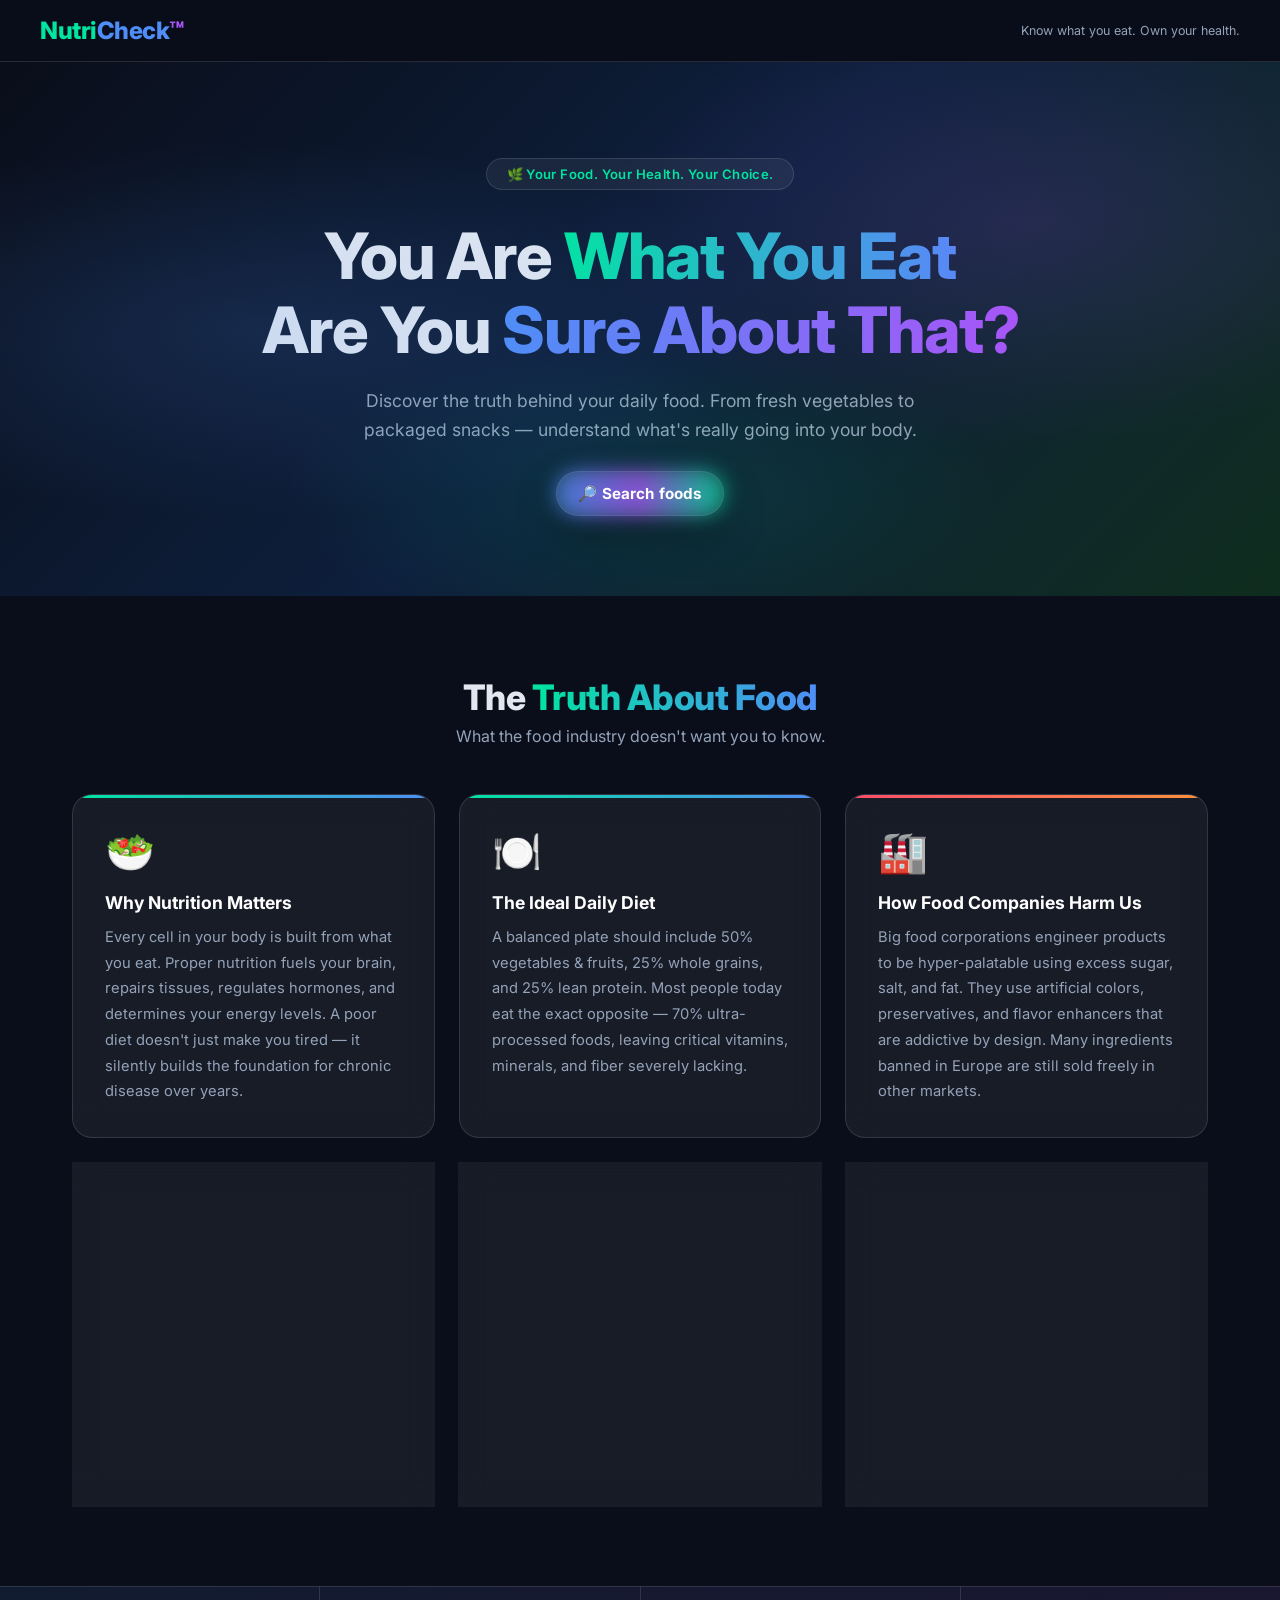
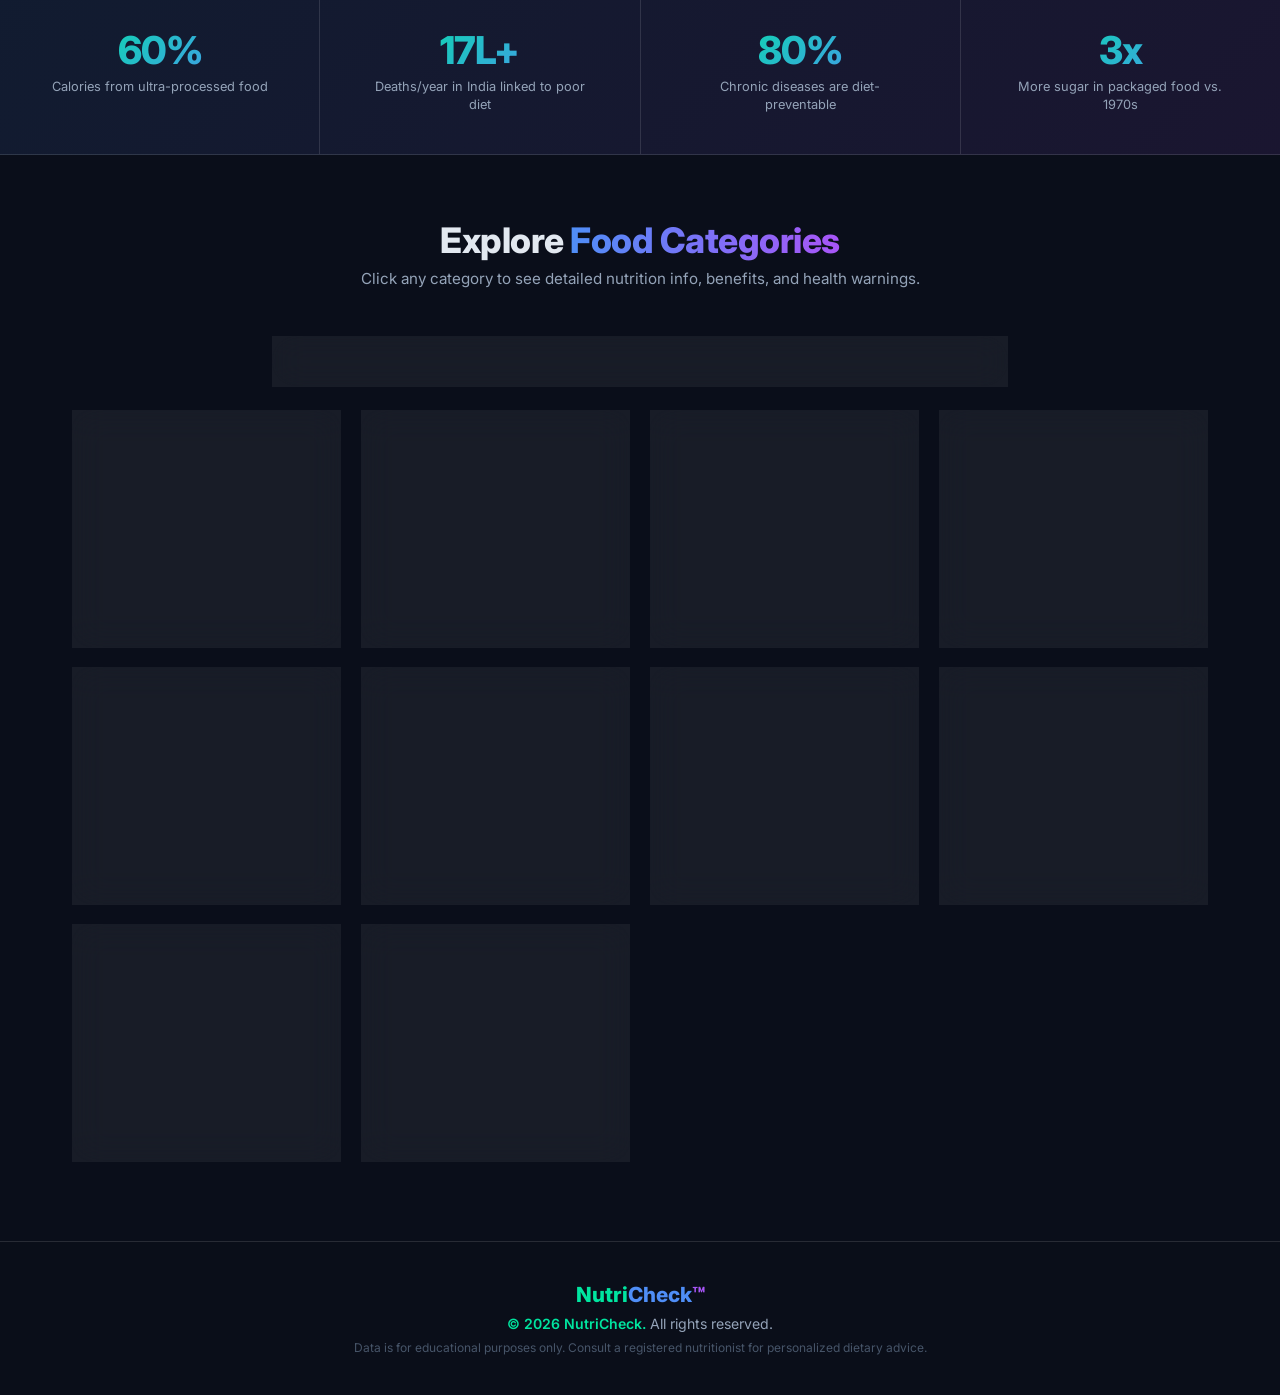
<file: index.html>
<!DOCTYPE html>
<html lang="en">
<head>
  <meta charset="UTF-8" />
  <meta name="viewport" content="width=device-width, initial-scale=1.0" />
  <title>NutriCheck — Know What You Eat</title>
  <link rel="stylesheet" href="styles.css" />
</head>
<body>

<nav>
  <a href="index.html" class="logo">
    <span class="l1">Nutri</span><span class="l2">Check</span><span class="l3">™</span>
  </a>
  <span class="nav-tagline">Know what you eat. Own your health.</span>
</nav>

<!-- HERO -->
<section class="hero">
  <div class="hero-badge">🌿 Your Food. Your Health. Your Choice.</div>
  <h1>You Are <span class="g">What You Eat</span><br/>Are You <span class="p">Sure About That?</span></h1>
  <p>Discover the truth behind your daily food. From fresh vegetables to packaged snacks — understand what's really going into your body.</p>
  <a class="hero-cta" href="#explore-categories">🔎 Search foods</a>
</section>

<!-- INTRO -->
<section class="intro-section">
  <div class="intro-section-title">
    <h2>The <span>Truth About Food</span></h2>
    <p>What the food industry doesn't want you to know.</p>
  </div>
  <div class="intro-grid">
    <div class="intro-card">
      <div class="icon">🥗</div>
      <h3>Why Nutrition Matters</h3>
      <p>Every cell in your body is built from what you eat. Proper nutrition fuels your brain, repairs tissues, regulates hormones, and determines your energy levels. A poor diet doesn't just make you tired — it silently builds the foundation for chronic disease over years.</p>
    </div>
    <div class="intro-card">
      <div class="icon">🍽️</div>
      <h3>The Ideal Daily Diet</h3>
      <p>A balanced plate should include 50% vegetables & fruits, 25% whole grains, and 25% lean protein. Most people today eat the exact opposite — 70% ultra-processed foods, leaving critical vitamins, minerals, and fiber severely lacking.</p>
    </div>
    <div class="intro-card danger">
      <div class="icon">🏭</div>
      <h3>How Food Companies Harm Us</h3>
      <p>Big food corporations engineer products to be hyper-palatable using excess sugar, salt, and fat. They use artificial colors, preservatives, and flavor enhancers that are addictive by design. Many ingredients banned in Europe are still sold freely in other markets.</p>
    </div>
    <div class="intro-card warning">
      <div class="icon">⚠️</div>
      <h3>The Ultra-Processed Epidemic</h3>
      <p>Over 60% of calories consumed in developed nations come from ultra-processed foods. These are linked to obesity, type 2 diabetes, heart disease, depression, and even certain cancers. The food industry spends billions marketing these products to children.</p>
    </div>
    <div class="intro-card danger">
      <div class="icon">🧪</div>
      <h3>Hidden Ingredients to Watch</h3>
      <p>High-fructose corn syrup, trans fats, MSG, artificial sweeteners, carrageenan, BHA/BHT, and caramel coloring (4-MEI) are common in packaged foods. Many have been linked to inflammation, gut damage, hormonal disruption, and cancer in studies.</p>
    </div>
    <div class="intro-card">
      <div class="icon">💪</div>
      <h3>Take Back Your Health</h3>
      <p>The good news: switching to whole, minimally processed foods can reverse many diet-related conditions within weeks. Understanding nutrition labels and knowing what's in your food is the first and most powerful step toward lasting health.</p>
    </div>
  </div>
</section>

<!-- STATS -->
<div class="stats-bar">
  <div class="stat"><div class="num">60%</div><div class="label">Calories from ultra-processed food</div></div>
  <div class="stat"><div class="num">17L+</div><div class="label">Deaths/year in India linked to poor diet</div></div>
  <div class="stat"><div class="num">80%</div><div class="label">Chronic diseases are diet-preventable</div></div>
  <div class="stat"><div class="num">3x</div><div class="label">More sugar in packaged food vs. 1970s</div></div>
</div>

<!-- CATEGORIES -->
<div class="section-title" id="explore-categories">
  <h2>Explore <span>Food Categories</span></h2>
  <p>Click any category to see detailed nutrition info, benefits, and health warnings.</p>
</div>

<!-- GLOBAL SEARCH -->
<div class="global-search-wrap">
  <div class="global-search-box">
    <span class="gs-icon">🔍</span>
    <input type="text" id="globalSearch" placeholder="Search any food item across all categories..." oninput="handleGlobalSearch()" autocomplete="off" />
    <button class="gs-clear" id="gsClear" onclick="clearGlobalSearch()" style="display:none">✕</button>
  </div>
  <div id="globalResults" class="global-results" style="display:none"></div>
</div>

<div class="category-grid" id="categoryGrid"></div>

<!-- ITEM MODAL -->
<div id="itemModal" class="modal-overlay" onclick="closeModalOutside(event)">
  <div class="modal-box" id="modalBox"></div>
</div>

<footer>
  <div class="footer-logo">
    <span class="l1">Nutri</span><span class="l2">Check</span><span class="l3">™</span>
  </div>
  <p><span class="copy">© 2026 NutriCheck.</span> All rights reserved.</p>
  <p class="disclaimer">Data is for educational purposes only. Consult a registered nutritionist for personalized dietary advice.</p>
</footer>

<script src="data.js"></script>
<script>
  // ── Category cards ──────────────────────────────────────────────
  const grid = document.getElementById('categoryGrid');
  categories.forEach(cat => {
    grid.innerHTML += `
      <a href="category.html?cat=${cat.id}" class="cat-card">
        <span class="cat-icon">${cat.icon}</span>
        <h3>${cat.name}</h3>
        <p>${cat.description}</p>
        <span class="btn">Check Nutrition →</span>
      </a>`;
  });

  // ── Shared card renderer (mirrors category.html logic) ──────────
  let ddCounter = 0;

  function dropdown(icon, label, content) {
    const id = `mdd_${ddCounter++}`;
    return `
      <div class="dropdown" id="${id}">
        <button class="dropdown-toggle" onclick="toggleDD('${id}')">
          <span class="dtitle"><span class="dicon">${icon}</span><span class="dlabel">${label}</span></span>
          <span class="dropdown-arrow">▼</span>
        </button>
        <div class="dropdown-content">${content}</div>
      </div>`;
  }

  function nutritionTable(nutrition) {
    return `<table class="nutrition-table">
      <tr><th>Nutrient</th><th>Amount</th></tr>
      ${Object.entries(nutrition).map(([k,v]) => `<tr><td>${k}</td><td>${v}</td></tr>`).join('')}
    </table>`;
  }

  function tags(arr, type) {
    if (!arr || !arr.length) return '<span style="color:var(--muted);font-size:0.8rem">None listed</span>';
    return `<div class="tags">${arr.map(t => `<span class="tag ${type}">${t}</span>`).join('')}</div>`;
  }

  function harmPanel(item) {
    if (!item.substanceHarms || !item.substanceHarms.length) return '';
    return `
      <div class="harm-alert">
        <div class="harm-alert-title">☣️ What's Actually Harming You</div>
        <div class="substance-list">
          ${item.substanceHarms.map(s => `
            <div class="substance-item">
              <div class="substance-name">
                ⚗️ ${s.name}
                ${s.banned ? '<span class="banned-tag">🚫 BANNED in some countries</span>' : ''}
              </div>
              <div class="substance-harm">${s.harm}</div>
            </div>`).join('')}
        </div>
      </div>`;
  }

  function renderModalCard(item, cat) {
    const isHarmful = item.harmful === true;
    const hasWarnings = item.warnings && item.warnings.length;
    const hasBenefits = item.benefits && item.benefits.length;
    const hasDeficiencies = item.deficiencies && item.deficiencies.length;
    ddCounter = 0;

    let bodyContent = '';
    if (isHarmful) {
      bodyContent = [
        dropdown('📊', 'Nutrition Facts', nutritionTable(item.nutrition)),
        hasBenefits ? dropdown('✅', 'Benefits', tags(item.benefits, 'benefit')) : '',
        hasWarnings ? dropdown('⚠️', 'Health Warnings', tags(item.warnings, 'warning')) : '',
        hasDeficiencies ? dropdown('💊', 'Deficiencies It Helps Cure', tags(item.deficiencies, 'deficiency')) : '',
      ].join('');
    } else {
      bodyContent = `
        ${hasBenefits ? `<div class="inline-section"><div class="inline-label">✅ Benefits</div>${tags(item.benefits, 'benefit')}</div>` : ''}
        ${hasDeficiencies ? `<div class="inline-section"><div class="inline-label">💊 Deficiencies It Helps Cure</div>${tags(item.deficiencies, 'deficiency')}</div>` : ''}
        ${hasWarnings ? `<div class="inline-section"><div class="inline-label">⚠️ Notes</div>${tags(item.warnings, 'warning')}</div>` : ''}
        ${dropdown('📊', 'Nutrition Facts', nutritionTable(item.nutrition))}`;
    }

    const imgHtml = item.image && item.image.startsWith('http')
      ? `<img src="${item.image}" alt="${item.name}" onerror="this.parentElement.innerHTML='🥦'" />`
      : item.image;

    return `
      <div class="modal-header">
        <div class="modal-title-row">
          <div class="item-emoji">${imgHtml}</div>
          <div class="item-meta">
            <h3>${item.name}</h3>
            ${item.brand ? `<div class="brand">🏷️ ${item.brand}</div>` : ''}
            <div class="calories">🔥 ${item.calories}</div>
            <span class="badge ${isHarmful ? 'harmful' : 'healthy'}">${isHarmful ? '⚠️ Harmful' : '✅ Healthy'}</span>
          </div>
        </div>
        <div class="modal-meta-row">
          <span class="modal-cat-tag">${cat.icon} ${cat.name}</span>
          <a href="category.html?cat=${cat.id}" class="modal-view-all">View all ${cat.name} →</a>
        </div>
        <button class="modal-close" onclick="closeModal()">✕</button>
      </div>
      ${isHarmful ? harmPanel(item) : ''}
      <div class="item-body">${bodyContent}</div>`;
  }

  // ── Modal open/close ────────────────────────────────────────────
  function openModal(itemName, catId) {
    const cat = categories.find(c => c.id === catId);
    const item = (items[catId] || []).find(i => i.name === itemName);
    if (!item || !cat) { console.warn('Modal: item not found', itemName, catId); return; }

    const box = document.getElementById('modalBox');
    box.innerHTML = renderModalCard(item, cat);
    document.getElementById('itemModal').classList.add('open');
    document.body.style.overflow = 'hidden';
  }

  window.closeModal = function() {
    document.getElementById('itemModal').classList.remove('open');
    document.body.style.overflow = '';
  };

  window.closeModalOutside = function(e) {
    if (e.target === document.getElementById('itemModal')) closeModal();
  };

  window.toggleDD = function(id) {
    document.getElementById(id).classList.toggle('open');
  };

  // close on Escape
  document.addEventListener('keydown', e => { if (e.key === 'Escape') closeModal(); });

  // ── Global search ───────────────────────────────────────────────
  function handleGlobalSearch() {
    const q = document.getElementById('globalSearch').value.trim().toLowerCase();
    const resultsBox = document.getElementById('globalResults');
    const clearBtn = document.getElementById('gsClear');
    const catGrid = document.getElementById('categoryGrid');

    clearBtn.style.display = q ? 'flex' : 'none';

    if (!q) {
      resultsBox.style.display = 'none';
      catGrid.style.display = 'grid';
      return;
    }

    catGrid.style.display = 'none';
    const matches = [];
    categories.forEach(cat => {
      (items[cat.id] || []).forEach(item => {
        if (item.name.toLowerCase().includes(q) || (item.brand && item.brand.toLowerCase().includes(q))) {
          matches.push({ item, cat });
        }
      });
    });

    if (matches.length === 0) {
      resultsBox.style.display = 'block';
      resultsBox.innerHTML = `
        <div class="gs-empty">
          <div style="font-size:2.5rem;margin-bottom:0.75rem">🔍</div>
          <p>No results for "<strong>${q}</strong>"</p>
          <p style="font-size:0.82rem;margin-top:0.4rem;color:var(--muted)">Try a different name or brand</p>
        </div>`;
      return;
    }

    resultsBox.style.display = 'block';
    resultsBox.innerHTML = `
      <div class="gs-count">${matches.length} result${matches.length !== 1 ? 's' : ''} found</div>
      <div class="gs-grid" id="gsGrid"></div>`;

    // Build cards via DOM to avoid quote-escaping issues in onclick
    const gsGrid = document.getElementById('gsGrid');
    matches.forEach(({ item, cat }, idx) => {
      const card = document.createElement('div');
      card.className = `gs-card ${item.harmful ? 'harmful' : 'healthy'}`;
      card.style.cursor = 'pointer';
      card.innerHTML = `
        <div class="gs-card-top">
          <span class="gs-emoji">${item.image && item.image.startsWith('http')
            ? `<img src="${item.image}" style="width:36px;height:36px;object-fit:cover;border-radius:8px" onerror="this.outerHTML='🥦'"/>`
            : item.image}</span>
          <div class="gs-info">
            <div class="gs-name">${item.name}</div>
            ${item.brand ? `<div class="gs-brand">🏷️ ${item.brand}</div>` : ''}
            <div class="gs-cal">🔥 ${item.calories}</div>
          </div>
          <span class="gs-badge">${item.harmful ? '⚠️' : '✅'}</span>
        </div>
        <div class="gs-cat-tag">${cat.icon} ${cat.name}</div>`;
      card.addEventListener('click', () => openModal(item.name, cat.id));
      gsGrid.appendChild(card);
    });
  }

  function clearGlobalSearch() {
    document.getElementById('globalSearch').value = '';
    document.getElementById('globalResults').style.display = 'none';
    document.getElementById('gsClear').style.display = 'none';
    document.getElementById('categoryGrid').style.display = 'grid';
  }
</script>
</body>
</html>
</file>
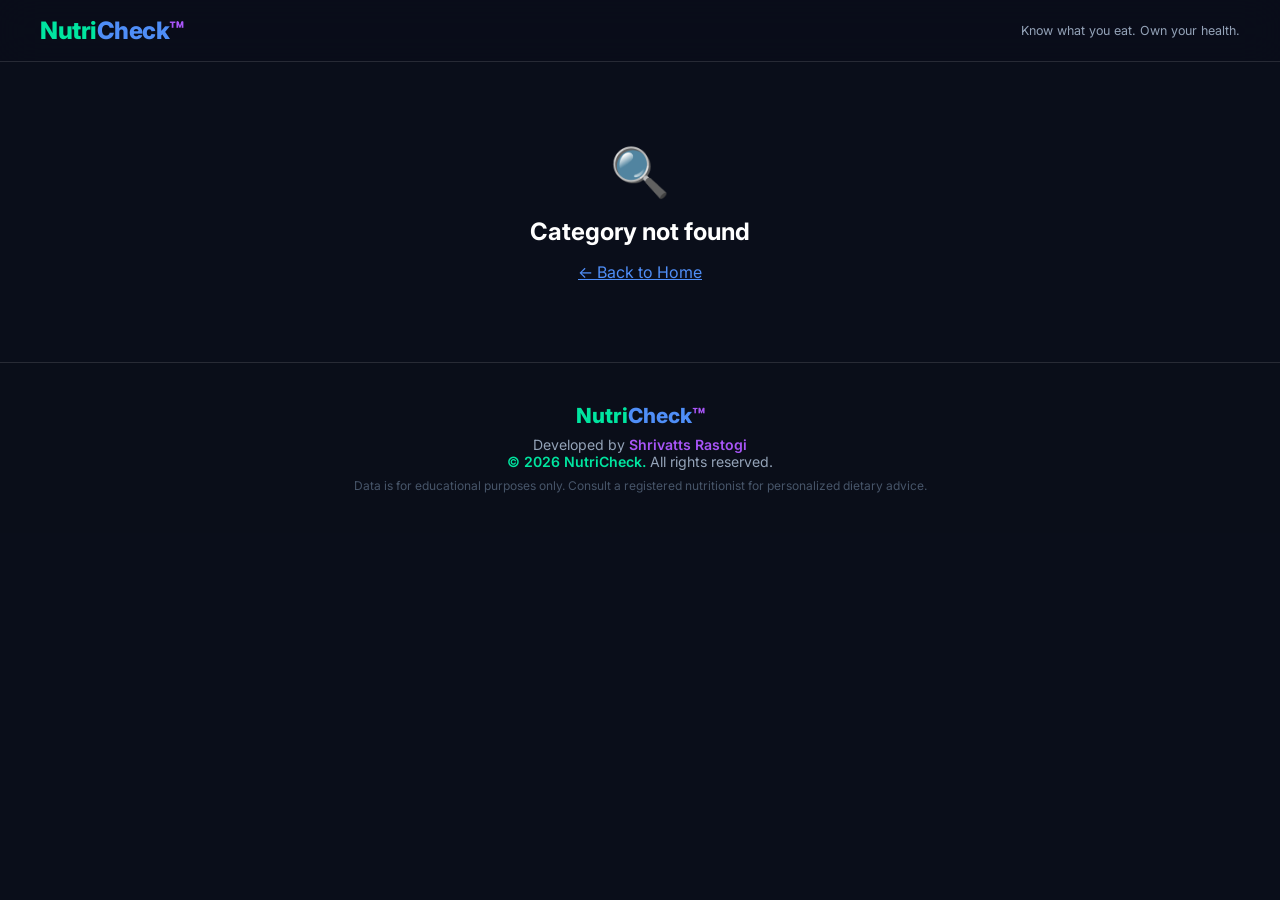
<file: category.html>
<!DOCTYPE html>
<html lang="en">
<head>
  <meta charset="UTF-8" />
  <meta name="viewport" content="width=device-width, initial-scale=1.0" />
  <title>NutriCheck — Category</title>
  <link rel="stylesheet" href="styles.css" />
</head>
<body>

<nav>
  <a href="index.html" class="logo">
    <span class="l1">Nutri</span><span class="l2">Check</span><span class="l3">™</span>
  </a>
  <span class="nav-tagline">Know what you eat. Own your health.</span>
</nav>

<div id="pageContent"></div>

<footer>
  <div class="footer-logo">
    <span class="l1">Nutri</span><span class="l2">Check</span><span class="l3">™</span>
  </div>
  <p>Developed by <span class="dev">Shrivatts Rastogi</span></p>
  <p><span class="copy">© 2026 NutriCheck.</span> All rights reserved.</p>
  <p class="disclaimer">Data is for educational purposes only. Consult a registered nutritionist for personalized dietary advice.</p>
</footer>

<script src="data.js"></script>
<script>
  const params = new URLSearchParams(window.location.search);
  const catId = params.get('cat');
  const cat = categories.find(c => c.id === catId);
  const catItems = items[catId] || [];

  if (!cat) {
    document.getElementById('pageContent').innerHTML = `
      <div style="text-align:center;padding:5rem;color:var(--muted)">
        <div style="font-size:3rem;margin-bottom:1rem">🔍</div>
        <h2 style="color:#fff;margin-bottom:1rem">Category not found</h2>
        <a href="index.html" style="color:var(--blue)">← Back to Home</a>
      </div>`;
  } else {
    document.title = `NutriCheck — ${cat.name}`;

    let ddCounter = 0;

    function dropdown(icon, label, content) {
      const id = `dd_${ddCounter++}`;
      return `
        <div class="dropdown" id="${id}">
          <button class="dropdown-toggle" onclick="toggleDD('${id}')">
            <span class="dtitle"><span class="dicon">${icon}</span><span class="dlabel">${label}</span></span>
            <span class="dropdown-arrow">▼</span>
          </button>
          <div class="dropdown-content">${content}</div>
        </div>`;
    }

    function nutritionTable(nutrition) {
      return `<table class="nutrition-table">
        <tr><th>Nutrient</th><th>Amount</th></tr>
        ${Object.entries(nutrition).map(([k,v]) => `<tr><td>${k}</td><td>${v}</td></tr>`).join('')}
      </table>`;
    }

    function tags(arr, type) {
      if (!arr || !arr.length) return '<span style="color:var(--muted);font-size:0.8rem">None listed</span>';
      return `<div class="tags">${arr.map(t => `<span class="tag ${type}">${t}</span>`).join('')}</div>`;
    }

    function harmPanel(item) {
      if (!item.substanceHarms || !item.substanceHarms.length) return '';
      return `
        <div class="harm-alert">
          <div class="harm-alert-title">☣️ What's Actually Harming You</div>
          <div class="substance-list">
            ${item.substanceHarms.map(s => `
              <div class="substance-item">
                <div class="substance-name">
                  ⚗️ ${s.name}
                  ${s.banned ? '<span class="banned-tag">🚫 BANNED in some countries</span>' : ''}
                </div>
                <div class="substance-harm">${s.harm}</div>
              </div>`).join('')}
          </div>
        </div>`;
    }

    function renderCard(item) {
      const isHarmful = item.harmful === true;
      const hasWarnings = item.warnings && item.warnings.length;
      const hasBenefits = item.benefits && item.benefits.length;
      const hasDeficiencies = item.deficiencies && item.deficiencies.length;

      let bodyContent = '';

      if (isHarmful) {
        // Harmful: everything in dropdowns
        bodyContent = [
          dropdown('📊', 'Nutrition Facts', nutritionTable(item.nutrition)),
          hasBenefits ? dropdown('✅', 'Benefits', tags(item.benefits, 'benefit')) : '',
          hasWarnings ? dropdown('⚠️', 'Health Warnings', tags(item.warnings, 'warning')) : '',
          hasDeficiencies ? dropdown('💊', 'Deficiencies It Helps Cure', tags(item.deficiencies, 'deficiency')) : '',
        ].join('');
      } else {
        // Healthy: benefits & deficiencies always visible, nutrition in dropdown
        bodyContent = `
          ${hasBenefits ? `
            <div class="inline-section">
              <div class="inline-label">✅ Benefits</div>
              ${tags(item.benefits, 'benefit')}
            </div>` : ''}
          ${hasDeficiencies ? `
            <div class="inline-section">
              <div class="inline-label">💊 Deficiencies It Helps Cure</div>
              ${tags(item.deficiencies, 'deficiency')}
            </div>` : ''}
          ${hasWarnings ? `
            <div class="inline-section">
              <div class="inline-label">⚠️ Notes</div>
              ${tags(item.warnings, 'warning')}
            </div>` : ''}
          ${dropdown('📊', 'Nutrition Facts', nutritionTable(item.nutrition))}
        `;
      }

      const dropdowns = bodyContent;

      return `
        <div class="item-card ${isHarmful ? 'harmful' : 'healthy'}">
          <div class="item-header">
            <div class="item-emoji">${item.image && item.image.startsWith('http') ? `<img src="${item.image}" alt="${item.name}" onerror="this.parentElement.innerHTML='🥦'" />` : item.image}</div>
            <div class="item-meta">
              <h3>${item.name}</h3>
              ${item.brand ? `<div class="brand">🏷️ ${item.brand}</div>` : ''}
              <div class="calories">🔥 ${item.calories}</div>
              <span class="badge ${isHarmful ? 'harmful' : 'healthy'}">
                ${isHarmful ? '⚠️ Harmful' : '✅ Healthy'}
              </span>
            </div>
          </div>
          ${isHarmful ? harmPanel(item) : ''}
          <div class="item-body">${dropdowns}</div>
        </div>`;
    }

    const searchId = `search_${catId}`;
    document.getElementById('pageContent').innerHTML = `
      <div class="cat-page-hero">
        <a href="index.html" class="back-btn">← Back to Categories</a>
        <h1>${cat.icon} ${cat.name}</h1>
        <p>${cat.description} &mdash; ${catItems.length} items</p>
      </div>
      <div class="controls-bar">
        <div class="search-bar">
          <input type="text" id="${searchId}" placeholder="Search ${cat.name.toLowerCase()}..." oninput="applyFilters()" />
        </div>
        <div class="filter-tabs">
          <button class="filter-btn active" data-filter="all" onclick="setFilter('all', this)">All <span class="filter-count" id="fc-all">${catItems.length}</span></button>
          <button class="filter-btn healthy" data-filter="healthy" onclick="setFilter('healthy', this)">✅ Healthy <span class="filter-count" id="fc-healthy">${catItems.filter(i => !i.harmful).length}</span></button>
          <button class="filter-btn harmful" data-filter="harmful" onclick="setFilter('harmful', this)">⚠️ Harmful <span class="filter-count" id="fc-harmful">${catItems.filter(i => i.harmful).length}</span></button>
        </div>
      </div>
      <div class="items-grid" id="itemsGrid">
        ${catItems.map(renderCard).join('')}
      </div>`;

    window.toggleDD = function(id) {
      const el = document.getElementById(id);
      el.classList.toggle('open');
    };

    let activeFilter = 'all';

    window.setFilter = function(filter, btn) {
      activeFilter = filter;
      document.querySelectorAll('.filter-btn').forEach(b => b.classList.remove('active'));
      btn.classList.add('active');
      applyFilters();
    };

    window.applyFilters = function() {
      const query = document.getElementById(searchId).value.toLowerCase();
      const grid = document.getElementById('itemsGrid');
      ddCounter = 0;

      let filtered = catItems.filter(item => {
        const matchesSearch = !query ||
          item.name.toLowerCase().includes(query) ||
          (item.brand && item.brand.toLowerCase().includes(query));
        const matchesFilter =
          activeFilter === 'all' ||
          (activeFilter === 'healthy' && !item.harmful) ||
          (activeFilter === 'harmful' && item.harmful);
        return matchesSearch && matchesFilter;
      });

      grid.innerHTML = filtered.length > 0
        ? filtered.map(renderCard).join('')
        : `<div style="grid-column:1/-1;text-align:center;padding:4rem;color:var(--muted)">
            <div style="font-size:2.5rem;margin-bottom:1rem">🔍</div>
            No results found
           </div>`;
    };

    // keep old name working too
    window.filterItems = window.applyFilters;
  }
</script>
</body>
</html>
</file>
<file: styles.css>
@import url('https://fonts.googleapis.com/css2?family=Inter:wght@400;500;600;700;800&display=swap');

* { margin: 0; padding: 0; box-sizing: border-box; }

:root {
  --g1: #0a0e1a;
  --g2: #0d1f3c;
  --g3: #0f2d1e;
  --green: #00e5a0;
  --green-dim: #00b37a;
  --blue: #4f8ef7;
  --blue-dim: #2563eb;
  --purple: #a855f7;
  --purple-dim: #7c3aed;
  --red: #ff4d6d;
  --orange: #fb923c;
  --glass: rgba(255,255,255,0.06);
  --glass-border: rgba(255,255,255,0.12);
  --glass-hover: rgba(255,255,255,0.1);
  --text: #e2e8f0;
  --muted: #94a3b8;
  --card-bg: rgba(15,25,50,0.7);
}

body {
  font-family: 'Inter', 'Segoe UI', system-ui, sans-serif;
  color: var(--text);
  background: var(--g1);
  min-height: 100vh;
}

/* SCROLLBAR */
::-webkit-scrollbar { width: 6px; }
::-webkit-scrollbar-track { background: var(--g1); }
::-webkit-scrollbar-thumb { background: var(--purple-dim); border-radius: 3px; }

/* NAV */
nav {
  position: sticky; top: 0; z-index: 200;
  background: rgba(10,14,26,0.85);
  backdrop-filter: blur(20px);
  -webkit-backdrop-filter: blur(20px);
  border-bottom: 1px solid var(--glass-border);
  padding: 1rem 2.5rem;
  display: flex; align-items: center; justify-content: space-between;
}
.logo { font-size: 1.5rem; font-weight: 800; text-decoration: none; letter-spacing: -0.5px; }
.logo .l1 { color: var(--green); }
.logo .l2 { color: var(--blue); }
.logo .l3 { color: var(--purple); }
.nav-tagline { font-size: 0.78rem; color: var(--muted); }

/* HERO */
.hero {
  position: relative; overflow: hidden;
  background: linear-gradient(135deg, var(--g1) 0%, var(--g2) 50%, var(--g3) 100%);
  padding: 6rem 2rem 5rem; text-align: center;
}
.hero::before {
  content: '';
  position: absolute; inset: 0;
  background:
    radial-gradient(ellipse 60% 50% at 20% 50%, rgba(79,142,247,0.15) 0%, transparent 70%),
    radial-gradient(ellipse 50% 60% at 80% 30%, rgba(168,85,247,0.15) 0%, transparent 70%),
    radial-gradient(ellipse 40% 40% at 50% 80%, rgba(0,229,160,0.1) 0%, transparent 70%);
  pointer-events: none;
}
.hero-badge {
  display: inline-flex; align-items: center; gap: 0.5rem;
  background: var(--glass); border: 1px solid var(--glass-border);
  backdrop-filter: blur(10px);
  color: var(--green); padding: 0.45rem 1.2rem; border-radius: 50px;
  font-size: 0.82rem; font-weight: 600; margin-bottom: 1.8rem;
  letter-spacing: 0.03em;
}
.hero h1 {
  font-size: clamp(2.2rem, 5.5vw, 4rem); font-weight: 800;
  line-height: 1.15; margin-bottom: 1.2rem; letter-spacing: -1px;
}
.hero h1 .g { background: linear-gradient(90deg, var(--green), var(--blue)); -webkit-background-clip: text; -webkit-text-fill-color: transparent; background-clip: text; }
.hero h1 .p { background: linear-gradient(90deg, var(--blue), var(--purple)); -webkit-background-clip: text; -webkit-text-fill-color: transparent; background-clip: text; }
.hero p { font-size: 1.1rem; color: var(--muted); max-width: 600px; margin: 0 auto; line-height: 1.7; }

/* HERO CTA (scroll to explore) */
.hero-cta {
  display: inline-flex;
  align-items: center;
  justify-content: center;
  gap: 0.55rem;
  margin-top: 1.6rem;
  padding: 0.75rem 1.35rem;
  border-radius: 999px;
  text-decoration: none;
  color: #fff;
  font-weight: 700;
  font-size: 0.95rem;
  letter-spacing: 0.01em;
  position: relative;
  z-index: 1;
  background: rgba(255,255,255,0.07);
  border: 1px solid rgba(255,255,255,0.14);
  backdrop-filter: blur(14px);
  -webkit-backdrop-filter: blur(14px);
  box-shadow: 0 18px 40px rgba(0,0,0,0.35);
  transition: transform 0.2s ease, box-shadow 0.2s ease, border-color 0.2s ease;
}
.hero-cta::before {
  content: '';
  position: absolute;
  inset: -1px;
  border-radius: inherit;
  background: linear-gradient(90deg, var(--blue), var(--purple), var(--green));
  opacity: 0.75;
  filter: blur(10px);
  z-index: -2;
}
.hero-cta::after {
  content: '';
  position: absolute;
  inset: 0;
  border-radius: inherit;
  background: linear-gradient(90deg, rgba(79,142,247,0.28), rgba(168,85,247,0.26), rgba(0,229,160,0.22));
  z-index: -1;
  opacity: 0.35;
  transition: opacity 0.2s ease;
}
.hero-cta:hover {
  transform: translateY(-2px);
  border-color: rgba(255,255,255,0.22);
  box-shadow: 0 22px 55px rgba(0,0,0,0.45);
}
.hero-cta:hover::after { opacity: 0.55; }
.hero-cta:active { transform: translateY(-1px) scale(0.99); }
.hero-cta:focus-visible {
  outline: none;
  box-shadow: 0 0 0 4px rgba(79,142,247,0.22), 0 18px 40px rgba(0,0,0,0.35);
}

/* INTRO GRID */
.intro-section { padding: 5rem 2rem; max-width: 1200px; margin: 0 auto; }
.intro-section-title { text-align: center; margin-bottom: 3rem; }
.intro-section-title h2 { font-size: clamp(1.6rem, 3vw, 2.2rem); font-weight: 800; letter-spacing: -0.5px; }
.intro-section-title h2 span { background: linear-gradient(90deg, var(--green), var(--blue)); -webkit-background-clip: text; -webkit-text-fill-color: transparent; background-clip: text; }
.intro-section-title p { color: var(--muted); margin-top: 0.5rem; }

.intro-grid { display: grid; grid-template-columns: repeat(auto-fit, minmax(300px, 1fr)); gap: 1.5rem; }

.intro-card {
  background: var(--glass);
  border: 1px solid var(--glass-border);
  backdrop-filter: blur(16px);
  border-radius: 20px; padding: 2rem;
  transition: transform 0.25s, border-color 0.25s, box-shadow 0.25s;
  position: relative; overflow: hidden;
}
.intro-card::before {
  content: ''; position: absolute; top: 0; left: 0; right: 0; height: 3px;
  background: linear-gradient(90deg, var(--green), var(--blue));
  border-radius: 20px 20px 0 0;
}
.intro-card.danger::before { background: linear-gradient(90deg, var(--red), var(--orange)); }
.intro-card.warning::before { background: linear-gradient(90deg, var(--orange), var(--purple)); }
.intro-card:hover { transform: translateY(-5px); border-color: rgba(255,255,255,0.2); box-shadow: 0 20px 40px rgba(0,0,0,0.3); }
.intro-card .icon { font-size: 2.5rem; margin-bottom: 1rem; }
.intro-card h3 { font-size: 1.1rem; font-weight: 700; margin-bottom: 0.75rem; color: #fff; }
.intro-card p { color: var(--muted); line-height: 1.75; font-size: 0.92rem; }

/* STATS BAR */
.stats-bar {
  background: linear-gradient(135deg, rgba(79,142,247,0.1), rgba(168,85,247,0.1));
  border-top: 1px solid var(--glass-border);
  border-bottom: 1px solid var(--glass-border);
  display: flex; flex-wrap: wrap; justify-content: center; gap: 0;
  padding: 0;
}
.stat {
  text-align: center; padding: 2.5rem 3rem;
  border-right: 1px solid var(--glass-border);
  flex: 1; min-width: 160px;
}
.stat:last-child { border-right: none; }
.stat .num {
  font-size: 2.4rem; font-weight: 800; letter-spacing: -1px;
  background: linear-gradient(135deg, var(--green), var(--blue));
  -webkit-background-clip: text; -webkit-text-fill-color: transparent; background-clip: text;
}
.stat .label { font-size: 0.8rem; color: var(--muted); margin-top: 0.3rem; line-height: 1.4; }

/* SECTION TITLE */
.section-title { text-align: center; padding: 4rem 2rem 1.5rem; }
.section-title h2 { font-size: clamp(1.6rem, 3vw, 2.2rem); font-weight: 800; letter-spacing: -0.5px; }
.section-title h2 span { background: linear-gradient(90deg, var(--blue), var(--purple)); -webkit-background-clip: text; -webkit-text-fill-color: transparent; background-clip: text; }
.section-title p { color: var(--muted); margin-top: 0.5rem; font-size: 0.95rem; }

/* CATEGORY GRID */
.category-grid {
  display: grid; grid-template-columns: repeat(auto-fill, minmax(220px, 1fr));
  gap: 1.25rem; padding: 1.5rem 2rem 5rem; max-width: 1200px; margin: 0 auto;
}
.cat-card {
  background: var(--glass);
  border: 1px solid var(--glass-border);
  backdrop-filter: blur(16px);
  border-radius: 20px; padding: 2rem 1.5rem;
  text-align: center; cursor: pointer;
  transition: all 0.25s; text-decoration: none; color: inherit;
  position: relative; overflow: hidden;
}
.cat-card::after {
  content: ''; position: absolute; inset: 0; border-radius: 20px;
  background: linear-gradient(135deg, rgba(79,142,247,0.08), rgba(168,85,247,0.08));
  opacity: 0; transition: opacity 0.25s;
}
.cat-card:hover { transform: translateY(-6px); border-color: rgba(79,142,247,0.4); box-shadow: 0 20px 40px rgba(0,0,0,0.4), 0 0 0 1px rgba(79,142,247,0.2); }
.cat-card:hover::after { opacity: 1; }
.cat-card .cat-icon { font-size: 3rem; margin-bottom: 1rem; display: block; }
.cat-card h3 { font-size: 1rem; font-weight: 700; margin-bottom: 0.35rem; color: #fff; }
.cat-card p { font-size: 0.8rem; color: var(--muted); line-height: 1.5; }
.cat-card .btn {
  display: inline-block; margin-top: 1.2rem; position: relative; z-index: 1;
  background: linear-gradient(135deg, var(--blue-dim), var(--purple-dim));
  color: #fff; padding: 0.5rem 1.3rem; border-radius: 50px;
  font-size: 0.82rem; font-weight: 600; border: none; cursor: pointer;
  transition: opacity 0.2s, transform 0.2s;
}
.cat-card:hover .btn { opacity: 0.9; transform: scale(1.04); }

/* CATEGORY PAGE HERO */
.cat-page-hero {
  position: relative; overflow: hidden;
  background: linear-gradient(135deg, var(--g1), var(--g2), var(--g3));
  padding: 3.5rem 2rem 3rem; text-align: center;
}
.cat-page-hero::before {
  content: ''; position: absolute; inset: 0;
  background: radial-gradient(ellipse 70% 80% at 50% 50%, rgba(79,142,247,0.12) 0%, transparent 70%);
  pointer-events: none;
}
.cat-page-hero h1 { font-size: clamp(1.8rem, 4vw, 2.8rem); font-weight: 800; letter-spacing: -0.5px; }
.cat-page-hero p { color: var(--muted); margin-top: 0.5rem; font-size: 0.95rem; }
.back-btn {
  display: inline-flex; align-items: center; gap: 0.5rem;
  background: var(--glass); border: 1px solid var(--glass-border);
  backdrop-filter: blur(10px);
  color: var(--text); padding: 0.5rem 1.2rem; border-radius: 50px;
  text-decoration: none; font-size: 0.85rem; margin-bottom: 1.5rem;
  transition: background 0.2s, border-color 0.2s;
}
.back-btn:hover { background: var(--glass-hover); border-color: rgba(255,255,255,0.25); }

/* SEARCH */
.search-bar { display: flex; justify-content: center; padding: 1.5rem 2rem 0.5rem; }
.search-bar input {
  width: 100%; max-width: 520px;
  padding: 0.8rem 1.4rem; border-radius: 50px;
  background: var(--glass); border: 1px solid var(--glass-border);
  backdrop-filter: blur(10px);
  color: var(--text); font-size: 0.95rem; outline: none;
  transition: border-color 0.2s, box-shadow 0.2s;
}
.search-bar input::placeholder { color: var(--muted); }
.search-bar input:focus { border-color: var(--blue); box-shadow: 0 0 0 3px rgba(79,142,247,0.15); }

/* ITEMS GRID */
.items-grid {
  display: grid; grid-template-columns: repeat(auto-fill, minmax(320px, 1fr));
  gap: 1.5rem; padding: 1.5rem 2rem 5rem; max-width: 1400px; margin: 0 auto;
}

/* ITEM CARD */
.item-card {
  background: var(--card-bg);
  border: 1px solid var(--glass-border);
  backdrop-filter: blur(20px);
  border-radius: 20px; overflow: hidden;
  transition: transform 0.2s, box-shadow 0.2s;
}
.item-card:hover { transform: translateY(-4px); box-shadow: 0 16px 40px rgba(0,0,0,0.4); }
.item-card.harmful { border-top: 3px solid var(--red); }
.item-card.healthy { border-top: 3px solid var(--green); }

.item-header {
  padding: 1.4rem 1.4rem 1rem;
  display: flex; align-items: flex-start; gap: 1rem;
  background: rgba(255,255,255,0.03);
  border-bottom: 1px solid var(--glass-border);
}
.item-emoji { font-size: 2.8rem; line-height: 1; flex-shrink: 0; }
.item-emoji img { width: 64px; height: 64px; object-fit: cover; border-radius: 12px; display: block; }
.item-meta { flex: 1; min-width: 0; }
.item-meta h3 { font-size: 1.05rem; font-weight: 700; color: #fff; margin-bottom: 0.2rem; }
.item-meta .brand { font-size: 0.75rem; color: var(--muted); margin-bottom: 0.3rem; }
.item-meta .calories { font-size: 0.8rem; color: var(--green); font-weight: 600; }
.badge {
  display: inline-flex; align-items: center; gap: 0.3rem;
  font-size: 0.7rem; font-weight: 700; padding: 0.2rem 0.6rem;
  border-radius: 50px; margin-top: 0.4rem;
}
.badge.harmful { background: rgba(255,77,109,0.15); color: var(--red); border: 1px solid rgba(255,77,109,0.3); }
.badge.healthy { background: rgba(0,229,160,0.12); color: var(--green); border: 1px solid rgba(0,229,160,0.25); }

/* HARM ALERT — always visible on harmful cards */
.harm-alert {
  margin: 0; padding: 1rem 1.4rem;
  background: linear-gradient(135deg, rgba(255,77,109,0.12), rgba(251,146,60,0.08));
  border-bottom: 1px solid rgba(255,77,109,0.2);
}
.harm-alert-title {
  display: flex; align-items: center; gap: 0.5rem;
  font-size: 0.78rem; font-weight: 700; color: var(--red);
  text-transform: uppercase; letter-spacing: 0.06em; margin-bottom: 0.75rem;
}
.substance-list { display: flex; flex-direction: column; gap: 0.6rem; }
.substance-item {
  background: rgba(255,77,109,0.08);
  border: 1px solid rgba(255,77,109,0.18);
  border-radius: 10px; padding: 0.65rem 0.85rem;
}
.substance-name {
  font-size: 0.8rem; font-weight: 700; color: #fca5a5; margin-bottom: 0.2rem;
  display: flex; align-items: center; gap: 0.4rem;
}
.substance-harm { font-size: 0.75rem; color: #fda4af; line-height: 1.5; }
.banned-tag {
  display: inline-block; background: rgba(251,146,60,0.2); color: var(--orange);
  font-size: 0.65rem; font-weight: 700; padding: 0.1rem 0.45rem;
  border-radius: 4px; border: 1px solid rgba(251,146,60,0.3); margin-left: 0.3rem;
}

/* INLINE SECTIONS (healthy cards) */
.inline-section {
  padding: 0.85rem 1.4rem;
  border-bottom: 1px solid var(--glass-border);
}
.inline-section:last-of-type { border-bottom: none; }
.inline-label {
  font-size: 0.75rem; font-weight: 700; text-transform: uppercase;
  letter-spacing: 0.06em; color: var(--muted); margin-bottom: 0.5rem;
}

/* DROPDOWNS */
.item-body { padding: 0.5rem 0; }
.dropdown {
  border-bottom: 1px solid var(--glass-border);
}
.dropdown:last-child { border-bottom: none; }
.dropdown-toggle {
  width: 100%; background: none; border: none; cursor: pointer;
  padding: 0.85rem 1.4rem;
  display: flex; align-items: center; justify-content: space-between;
  color: var(--text); font-size: 0.82rem; font-weight: 600;
  text-align: left; transition: background 0.15s;
}
.dropdown-toggle:hover { background: rgba(255,255,255,0.04); }
.dropdown-toggle .dtitle { display: flex; align-items: center; gap: 0.5rem; }
.dropdown-toggle .dtitle .dicon { font-size: 0.9rem; }
.dropdown-toggle .dtitle .dlabel { color: var(--muted); font-size: 0.78rem; font-weight: 600; text-transform: uppercase; letter-spacing: 0.05em; }
.dropdown-arrow {
  font-size: 0.7rem; color: var(--muted); transition: transform 0.25s;
  flex-shrink: 0;
}
.dropdown.open .dropdown-arrow { transform: rotate(180deg); }
.dropdown-content {
  display: none; padding: 0 1.4rem 1rem;
  animation: fadeSlide 0.2s ease;
}
.dropdown.open .dropdown-content { display: block; }

@keyframes fadeSlide {
  from { opacity: 0; transform: translateY(-6px); }
  to { opacity: 1; transform: translateY(0); }
}

/* NUTRITION TABLE */
.nutrition-table { width: 100%; border-collapse: collapse; font-size: 0.82rem; margin-top: 0.5rem; }
.nutrition-table th {
  background: rgba(79,142,247,0.15); color: var(--blue);
  padding: 0.5rem 0.75rem; text-align: left; font-size: 0.75rem;
  font-weight: 700; text-transform: uppercase; letter-spacing: 0.04em;
}
.nutrition-table td { padding: 0.4rem 0.75rem; border-bottom: 1px solid rgba(255,255,255,0.05); color: var(--text); }
.nutrition-table tr:last-child td { border-bottom: none; }
.nutrition-table tr:nth-child(even) td { background: rgba(255,255,255,0.02); }

/* TAGS */
.tags { display: flex; flex-wrap: wrap; gap: 0.4rem; margin-top: 0.5rem; }
.tag {
  font-size: 0.75rem; padding: 0.25rem 0.65rem; border-radius: 50px; font-weight: 500;
}
.tag.benefit { background: rgba(0,229,160,0.12); color: var(--green); border: 1px solid rgba(0,229,160,0.2); }
.tag.warning { background: rgba(251,146,60,0.12); color: var(--orange); border: 1px solid rgba(251,146,60,0.2); }
.tag.deficiency { background: rgba(79,142,247,0.12); color: var(--blue); border: 1px solid rgba(79,142,247,0.2); }

/* FOOTER */
footer {
  background: rgba(10,14,26,0.95);
  border-top: 1px solid var(--glass-border);
  text-align: center; padding: 2.5rem 2rem;
  font-size: 0.88rem; color: var(--muted);
}
footer .footer-logo { font-size: 1.3rem; font-weight: 800; margin-bottom: 0.5rem; }
footer .footer-logo .l1 { color: var(--green); }
footer .footer-logo .l2 { color: var(--blue); }
footer .footer-logo .l3 { color: var(--purple); }
footer .dev { color: var(--purple); font-weight: 600; }
footer .copy { color: var(--green); font-weight: 600; }
footer .disclaimer { font-size: 0.75rem; margin-top: 0.5rem; color: #475569; }

@media (max-width: 640px) {
  .intro-section, .category-grid, .items-grid { padding-left: 1rem; padding-right: 1rem; }
  .stats-bar { flex-direction: column; }
  .stat { border-right: none; border-bottom: 1px solid var(--glass-border); }
  .stat:last-child { border-bottom: none; }
  nav { padding: 1rem 1.25rem; }
  .nav-tagline { display: none; }
}

/* ===== GLOBAL SEARCH (index page) ===== */
.global-search-wrap {
  max-width: 800px; margin: 1.5rem auto 0; padding: 0 2rem; position: relative;
}
.global-search-box {
  display: flex; align-items: center; gap: 0.75rem;
  background: var(--glass); border: 1px solid var(--glass-border);
  backdrop-filter: blur(16px); border-radius: 50px;
  padding: 0.85rem 1.4rem; transition: border-color 0.2s, box-shadow 0.2s;
}
.global-search-box:focus-within {
  border-color: var(--blue); box-shadow: 0 0 0 3px rgba(79,142,247,0.15);
}
.gs-icon { font-size: 1.1rem; flex-shrink: 0; }
.global-search-box input {
  flex: 1; background: none; border: none; outline: none;
  color: var(--text); font-size: 1rem;
}
.global-search-box input::placeholder { color: var(--muted); }
.gs-clear {
  background: rgba(255,255,255,0.1); border: none; color: var(--muted);
  width: 24px; height: 24px; border-radius: 50%; cursor: pointer;
  display: flex; align-items: center; justify-content: center;
  font-size: 0.75rem; flex-shrink: 0; transition: background 0.2s;
}
.gs-clear:hover { background: rgba(255,255,255,0.2); color: #fff; }

.global-results {
  margin-top: 1rem;
  background: rgba(15,25,50,0.95); border: 1px solid var(--glass-border);
  backdrop-filter: blur(20px); border-radius: 20px; overflow: hidden;
  padding: 1.25rem;
}
.gs-count {
  font-size: 0.78rem; color: var(--muted); font-weight: 600;
  text-transform: uppercase; letter-spacing: 0.05em; margin-bottom: 1rem;
}
.gs-empty { text-align: center; padding: 2rem; color: var(--muted); }
.gs-grid {
  display: grid; grid-template-columns: repeat(auto-fill, minmax(260px, 1fr)); gap: 0.75rem;
}
.gs-card {
  background: var(--glass); border: 1px solid var(--glass-border);
  border-radius: 14px; padding: 0.9rem 1rem; text-decoration: none;
  color: inherit; transition: transform 0.2s, border-color 0.2s;
  display: block;
}
.gs-card:hover { transform: translateY(-3px); border-color: rgba(79,142,247,0.4); }
.gs-card.harmful { border-left: 3px solid var(--red); }
.gs-card.healthy { border-left: 3px solid var(--green); }
.gs-card-top { display: flex; align-items: center; gap: 0.75rem; }
.gs-emoji { font-size: 2rem; flex-shrink: 0; line-height: 1; }
.gs-info { flex: 1; min-width: 0; }
.gs-name { font-size: 0.88rem; font-weight: 700; color: #fff; white-space: nowrap; overflow: hidden; text-overflow: ellipsis; }
.gs-brand { font-size: 0.72rem; color: var(--muted); margin-top: 0.1rem; }
.gs-cal { font-size: 0.72rem; color: var(--green); font-weight: 600; margin-top: 0.15rem; }
.gs-badge { font-size: 1rem; flex-shrink: 0; }
.gs-cat-tag {
  margin-top: 0.6rem; font-size: 0.72rem; color: var(--muted);
  background: rgba(255,255,255,0.05); border-radius: 50px;
  padding: 0.2rem 0.6rem; display: inline-block;
}

/* ===== CONTROLS BAR (category page) ===== */
.controls-bar {
  display: flex; flex-wrap: wrap; align-items: center; gap: 1rem;
  padding: 1.25rem 2rem 0.5rem; max-width: 1400px; margin: 0 auto;
}
.controls-bar .search-bar {
  flex: 1; min-width: 220px; padding: 0;
}
.controls-bar .search-bar input {
  width: 100%;
  padding: 0.75rem 1.25rem; border-radius: 50px;
  background: var(--glass); border: 1px solid var(--glass-border);
  backdrop-filter: blur(10px);
  color: var(--text); font-size: 0.92rem; outline: none;
  transition: border-color 0.2s, box-shadow 0.2s;
}
.controls-bar .search-bar input::placeholder { color: var(--muted); }
.controls-bar .search-bar input:focus {
  border-color: var(--blue); box-shadow: 0 0 0 3px rgba(79,142,247,0.15);
}

.filter-tabs { display: flex; gap: 0.5rem; flex-shrink: 0; }
.filter-btn {
  display: flex; align-items: center; gap: 0.4rem;
  background: var(--glass); border: 1px solid var(--glass-border);
  color: var(--muted); padding: 0.5rem 1.1rem; border-radius: 50px;
  font-size: 0.82rem; font-weight: 600; cursor: pointer;
  transition: all 0.2s; white-space: nowrap;
}
.filter-btn:hover { border-color: rgba(255,255,255,0.25); color: var(--text); }
.filter-btn.active {
  background: linear-gradient(135deg, var(--blue-dim), var(--purple-dim));
  border-color: transparent; color: #fff;
}
.filter-btn.healthy.active {
  background: linear-gradient(135deg, var(--green-dim), #00b37a);
}
.filter-btn.harmful.active {
  background: linear-gradient(135deg, #c0392b, #e74c3c);
}
.filter-count {
  background: rgba(255,255,255,0.15); border-radius: 50px;
  padding: 0.05rem 0.45rem; font-size: 0.72rem; font-weight: 700;
}

@media (max-width: 640px) {
  .controls-bar { flex-direction: column; align-items: stretch; }
  .filter-tabs { justify-content: center; }
  .global-search-wrap { padding: 0 1rem; }
  .gs-grid { grid-template-columns: 1fr; }
}

/* ===== ITEM MODAL ===== */
.modal-overlay {
  position: fixed; inset: 0; z-index: 9999;
  background: rgba(0,0,0,0.75);
  backdrop-filter: blur(6px);
  -webkit-backdrop-filter: blur(6px);
  display: flex; align-items: center; justify-content: center;
  padding: 1.5rem;
  opacity: 0; pointer-events: none;
  transition: opacity 0.25s;
}
.modal-overlay.open { opacity: 1; pointer-events: all; }

.modal-box {
  background: rgba(12,20,40,0.97);
  border: 1px solid var(--glass-border);
  border-radius: 24px; overflow: hidden;
  width: 100%; max-width: 560px;
  max-height: 88vh; overflow-y: auto;
  transform: translateY(20px) scale(0.97);
  transition: transform 0.25s;
  position: relative;
}
.modal-overlay.open .modal-box { transform: translateY(0) scale(1); }

/* scrollbar inside modal */
.modal-box::-webkit-scrollbar { width: 4px; }
.modal-box::-webkit-scrollbar-thumb { background: var(--purple-dim); border-radius: 2px; }

.modal-header {
  padding: 1.4rem 1.4rem 1rem;
  background: rgba(255,255,255,0.03);
  border-bottom: 1px solid var(--glass-border);
  position: relative;
}
.modal-title-row { display: flex; align-items: flex-start; gap: 1rem; padding-right: 2.5rem; }
.modal-meta-row {
  display: flex; align-items: center; justify-content: space-between;
  margin-top: 0.85rem; flex-wrap: wrap; gap: 0.5rem;
}
.modal-cat-tag {
  font-size: 0.75rem; color: var(--muted);
  background: rgba(255,255,255,0.06); border-radius: 50px;
  padding: 0.25rem 0.75rem; display: inline-block;
}
.modal-view-all {
  font-size: 0.75rem; color: var(--blue); text-decoration: none; font-weight: 600;
}
.modal-view-all:hover { text-decoration: underline; }

.modal-close {
  position: absolute; top: 1rem; right: 1rem;
  background: rgba(255,255,255,0.1); border: 1px solid var(--glass-border);
  color: var(--text); width: 32px; height: 32px; border-radius: 50%;
  cursor: pointer; font-size: 0.85rem; display: flex;
  align-items: center; justify-content: center;
  transition: background 0.2s, color 0.2s;
}
.modal-close:hover { background: var(--red); color: #fff; border-color: var(--red); }
</file>
